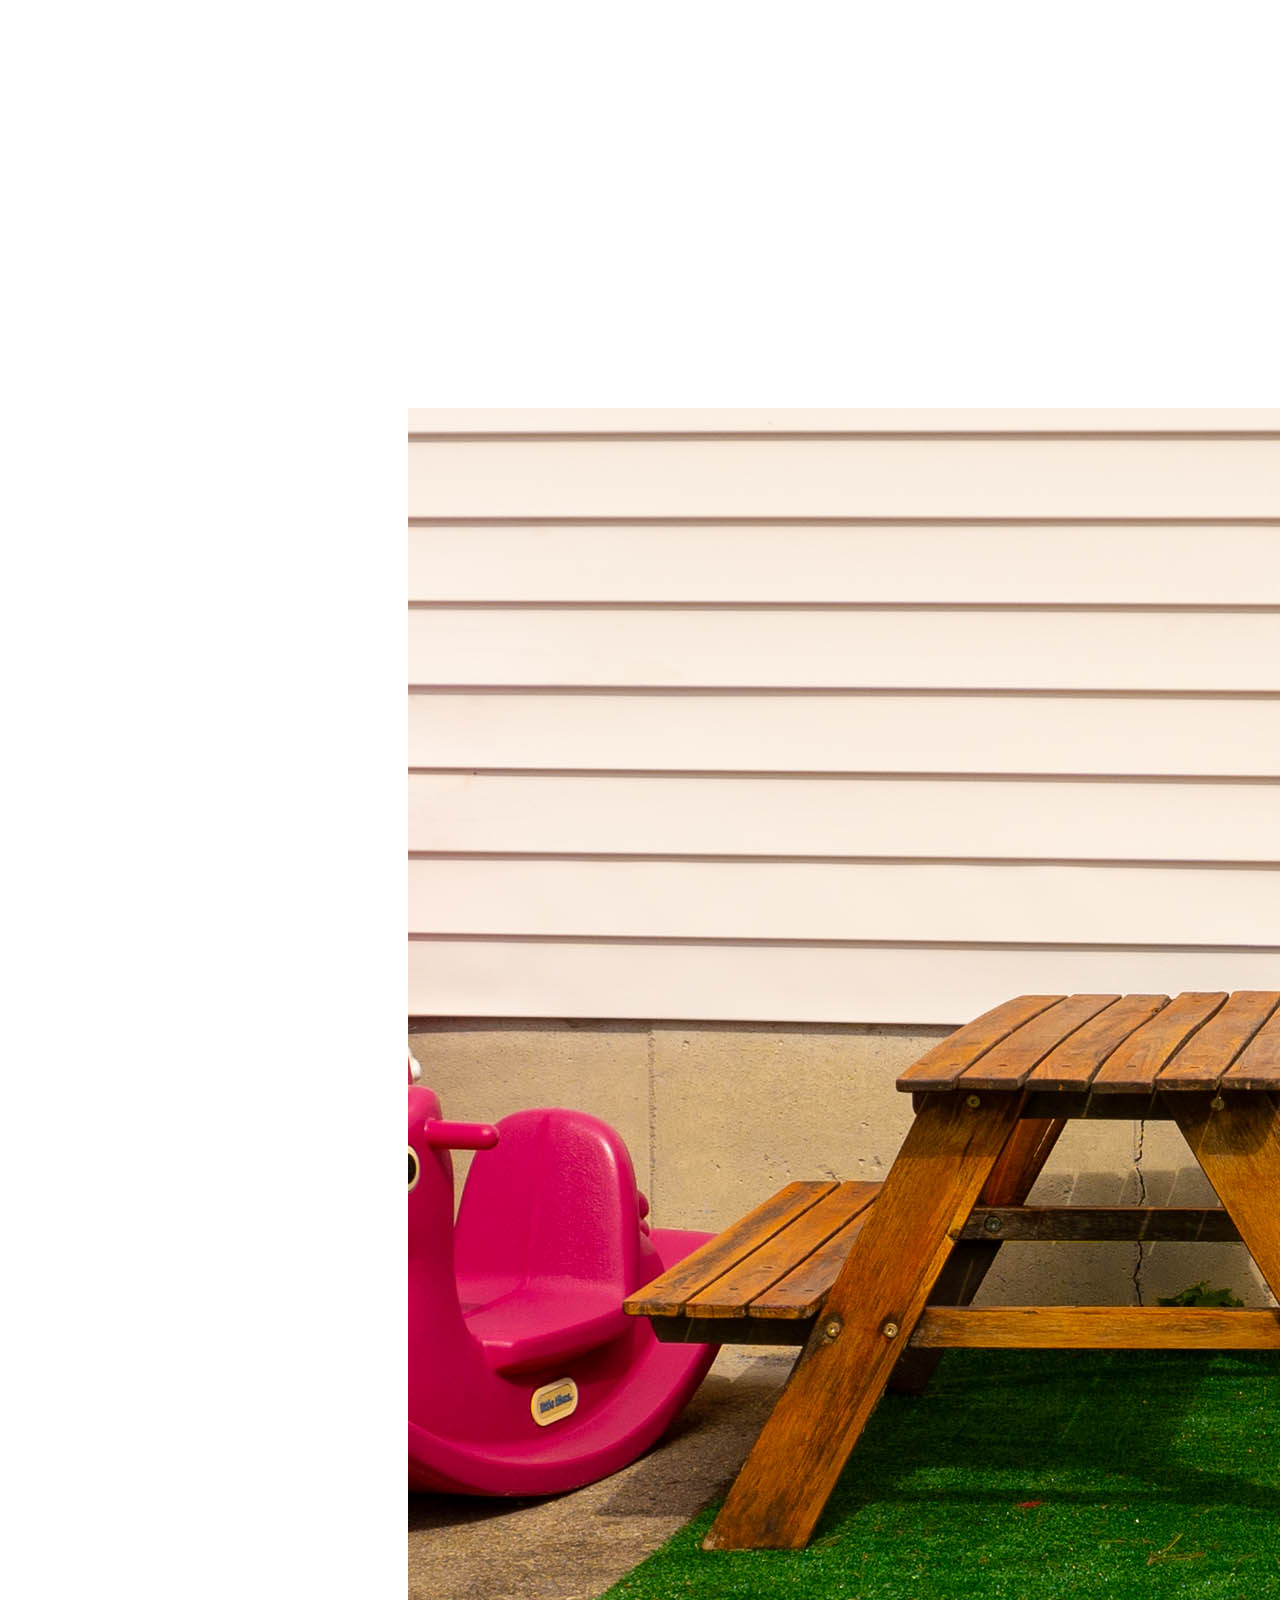
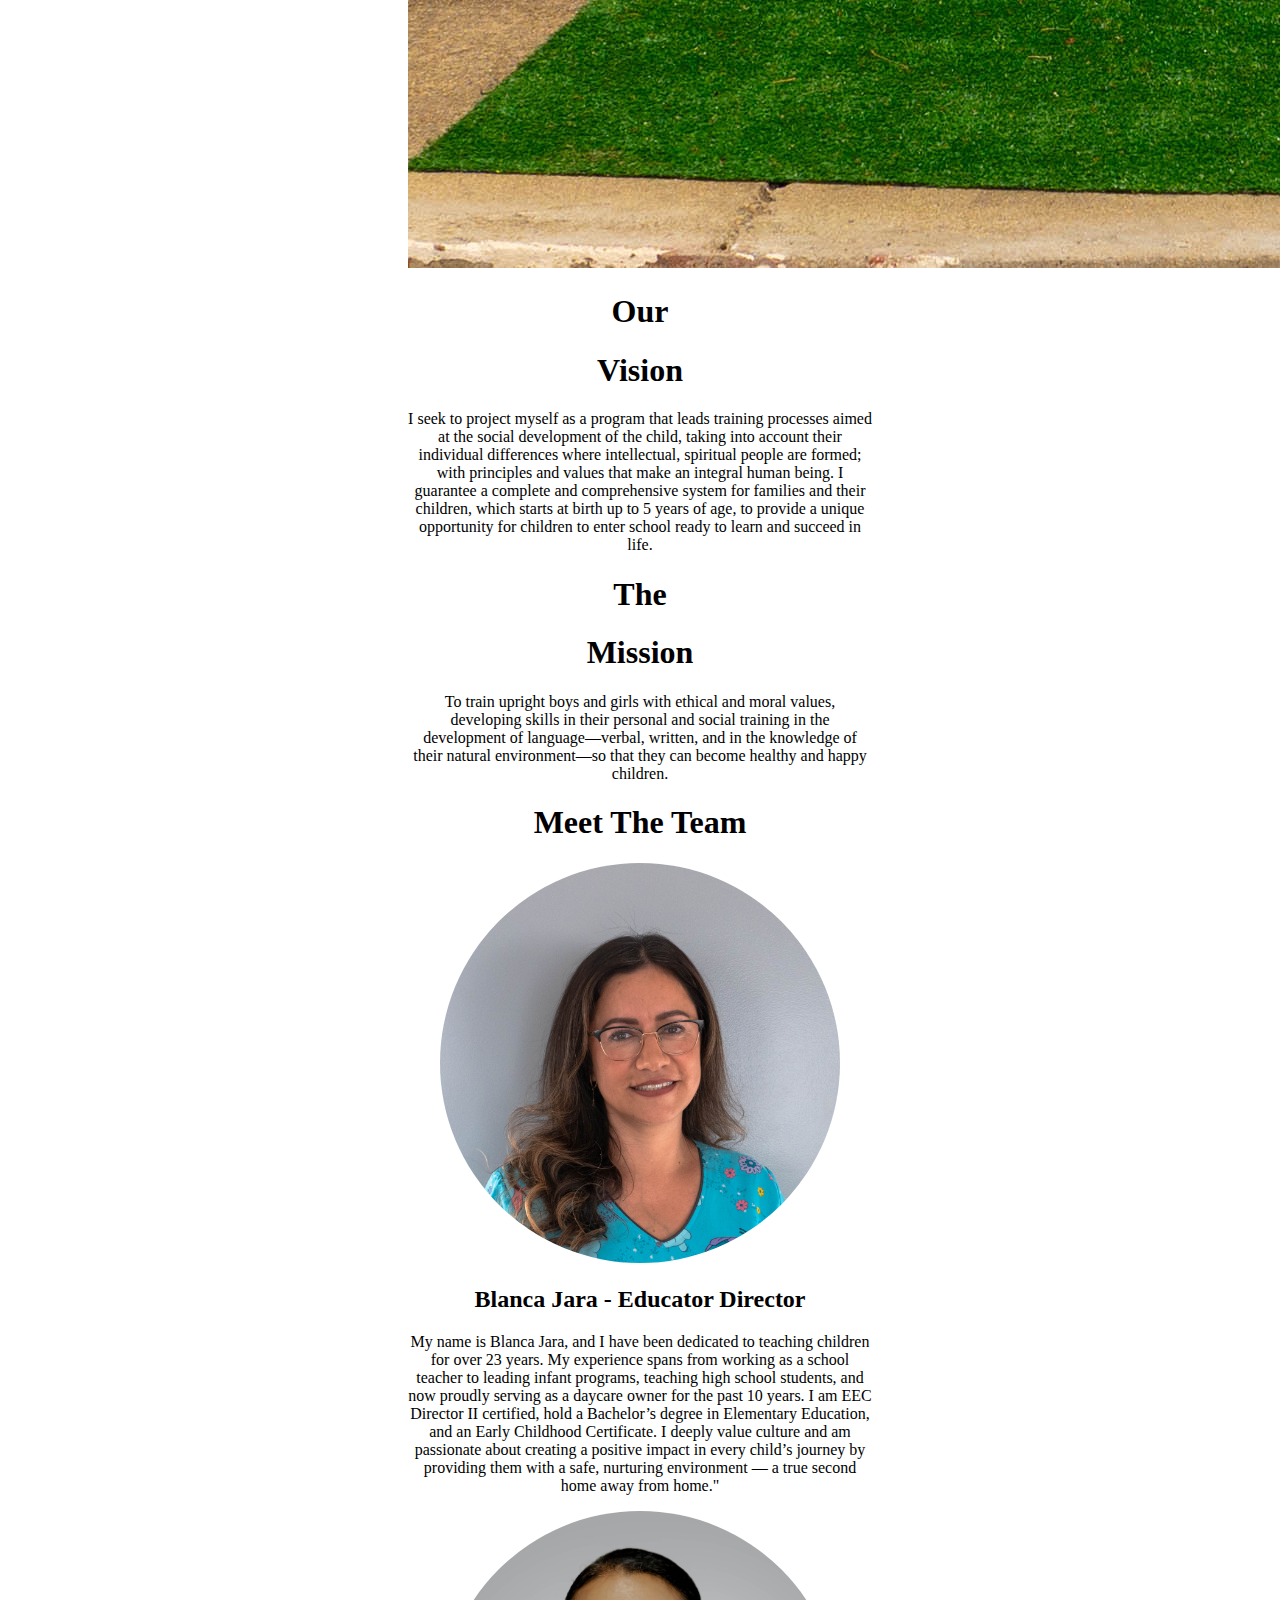
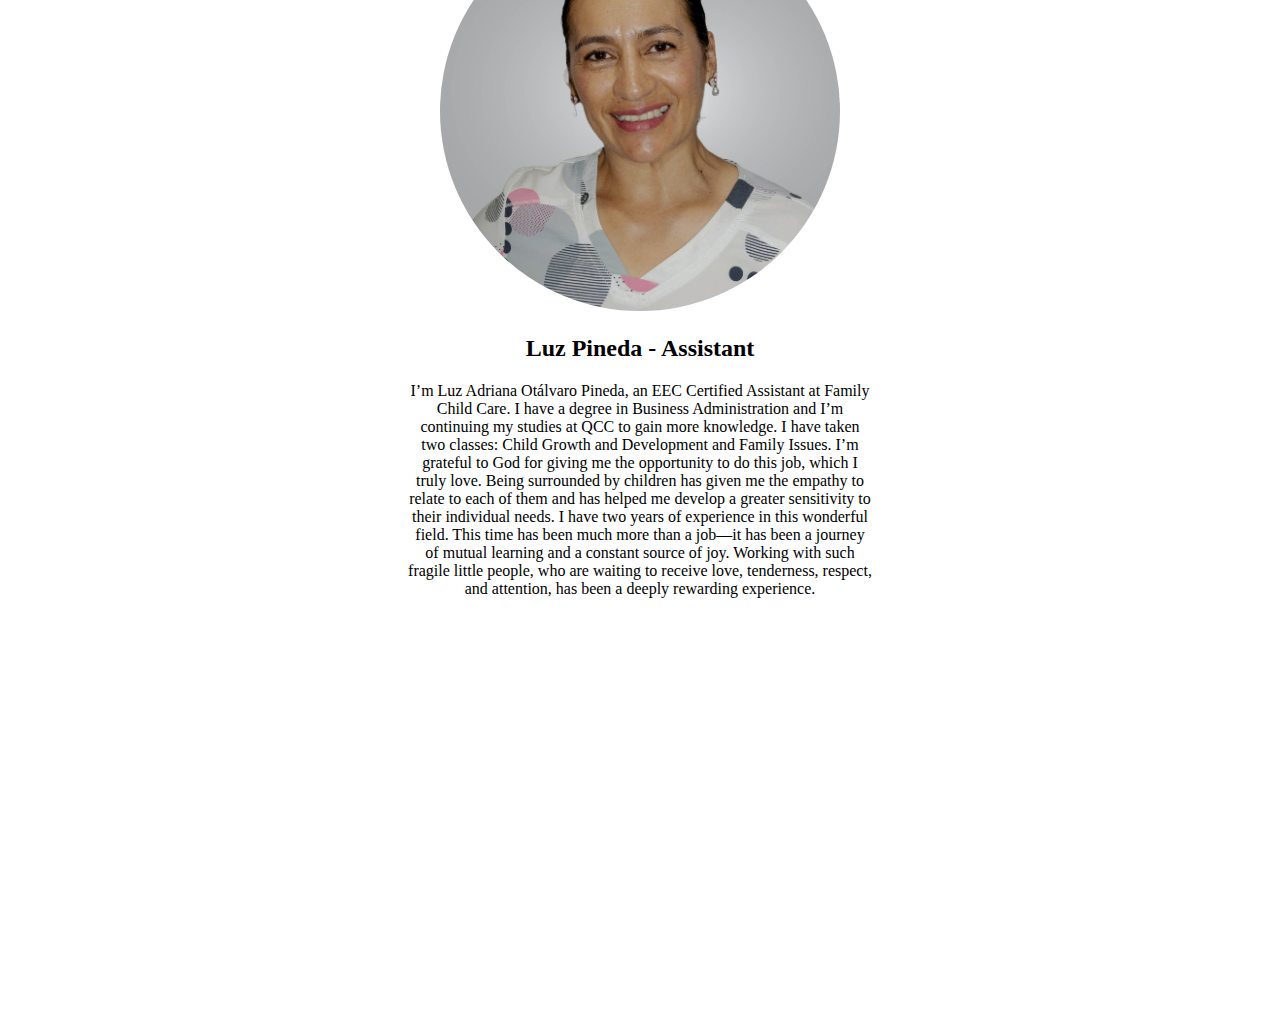
<file: pages/about.html>
<!DOCTYPE html>
<html lang="en">
<head>
    <meta charset="UTF-8">
    <meta name="viewport" content="width=device-width, initial-scale=1.0">
    <link rel="stylesheet" type="text/css" href="#" id="CssLink"/>
    <link rel="stylesheet" type="text/css" href="about.css"/>
    <script type="text/javascript" src="pages.js"></script>
    <link rel="stylesheet" href="https://cdnjs.cloudflare.com/ajax/libs/font-awesome/4.7.0/css/font-awesome.min.css">
    <title>About Us</title>
</head>

<body>
    <div class="header">
        <div id="navbar"></div>
    </div>

    <div class="content">

        <img class="cover-img" src="/assets/images/cover.jpg">
        
        <!-- <p>
            Our story began in 2015, caring for our own children — never imagining it would grow into something bigger. The joy we brought to the children, 
            and the kind words from other parents, inspired us to open our hearts and home to more families. By 2019, we had earned the trust of our community and expanded our space to 
            welcome even more little ones. Then came 2021 — a time when the pandemic and housing crisis made us fear everything we had worked for might slip away. But with perseverance, faith, 
            and the incredible support of a government grant, we turned our struggle into hope, moving into a larger home and creating the warm, welcoming daycare we had always dreamed of. Today, 
            every laugh, every smile, and every milestone reminds us why we never gave up.
        </p> -->
        <div class="title">
            <h1>
                Our 
            </h1>
            <h1 class="highlighted-word"> Vision</h1>
        </div>

        <p> I seek to project myself as a program that leads training processes aimed at the social development 
            of the child, taking into account their individual differences where intellectual, spiritual people are formed; 
            with principles and values that make an integral human being.
            I guarantee a complete and comprehensive system for families and their children, which starts at birth 
            up to 5 years of age, to provide a unique opportunity for children to enter school ready to learn and succeed in life.
        </p>

        <div class="title">
            <h1>
                The 
            </h1>
            <h1 class="highlighted-word"> Mission</h1>
        </div>
        <p>
            To train upright boys and girls with ethical and moral values, developing skills in their personal and social training in the development of 
            language—verbal, written, and in the knowledge of their natural environment—so that they can become healthy and happy children.
        </p>

        <h1>
            Meet The Team
        </h1>

        <div class="team-card">
            <img class="portrait" src="/assets/images/portrait_one.jpg">
            <div class="about-me">
                <h2>
                    Blanca Jara - Educator Director
                </h2>
                <p>
                    My name is Blanca Jara, and I have been dedicated to teaching children for over 23 years. My experience spans from working as a school teacher to leading infant programs, 
                    teaching high school students, and now proudly serving as a daycare owner for the past 10 years. I am EEC Director II certified, hold a Bachelor’s degree in Elementary 
                    Education, and an Early Childhood Certificate. I deeply value culture and am passionate about creating a positive impact in every child’s journey by providing them with 
                    a safe, nurturing environment — a true second home away from home."
                </p>
            </div>
        </div>
        <div class="team-card">
            <img class="portrait" src="/assets/images/portrait_two.jpg">
            <div class="about-me">
                <h2>
                    Luz Pineda - Assistant
                </h2>
                <p>
                    I’m Luz Adriana Otálvaro Pineda, an EEC Certified Assistant at Family Child Care. I have a degree in Business Administration and I’m continuing my studies at QCC to gain more knowledge. I have taken two classes: Child Growth and Development and Family Issues.
                    I’m grateful to God for giving me the opportunity to do this job, which I truly love. Being surrounded by children has given me the empathy to relate to each of them and has helped me develop a greater sensitivity to their individual needs.
                    I have two years of experience in this wonderful field. This time has been much more than a job—it has been a journey of mutual learning and a constant source of joy. Working with such fragile little people, who are waiting to receive love, tenderness, respect, and attention, has been a deeply rewarding experience.
                </p>
            </div>
        </div>

        <!-- <img class="portrait" src="https://images.unsplash.com/photo-1580489944761-15a19d654956?q=80&w=2561&auto=format&fit=crop&ixlib=rb-4.1.0&ixid=M3wxMjA3fDB8MHxwaG90by1wYWdlfHx8fGVufDB8fHx8fA%3D%3D">
        <h2>
            Person 2
        </h2>
        <p>
            "Lorem ipsum dolor sit amet, consectetur adipiscing elit, sed do eiusmod tempor incididunt ut l
            abore et dolore magna aliqua. Ut enim ad minim veniam, quis nostrud exercitation ullamco laboris 
            nisi ut aliquip ex ea commodo consequat. Duis aute irure dolor in reprehenderit in 
            voluptate velit esse cillum dolore eu fugiat nulla pariatur. Excepteur sint occaecat cupidatat 
            non proident, sunt in culpa qui officia deserunt mollit anim id est laborum."
        </p> -->
    </div>
    <footer id="footer"></footer>
</body>

</html>
</file>
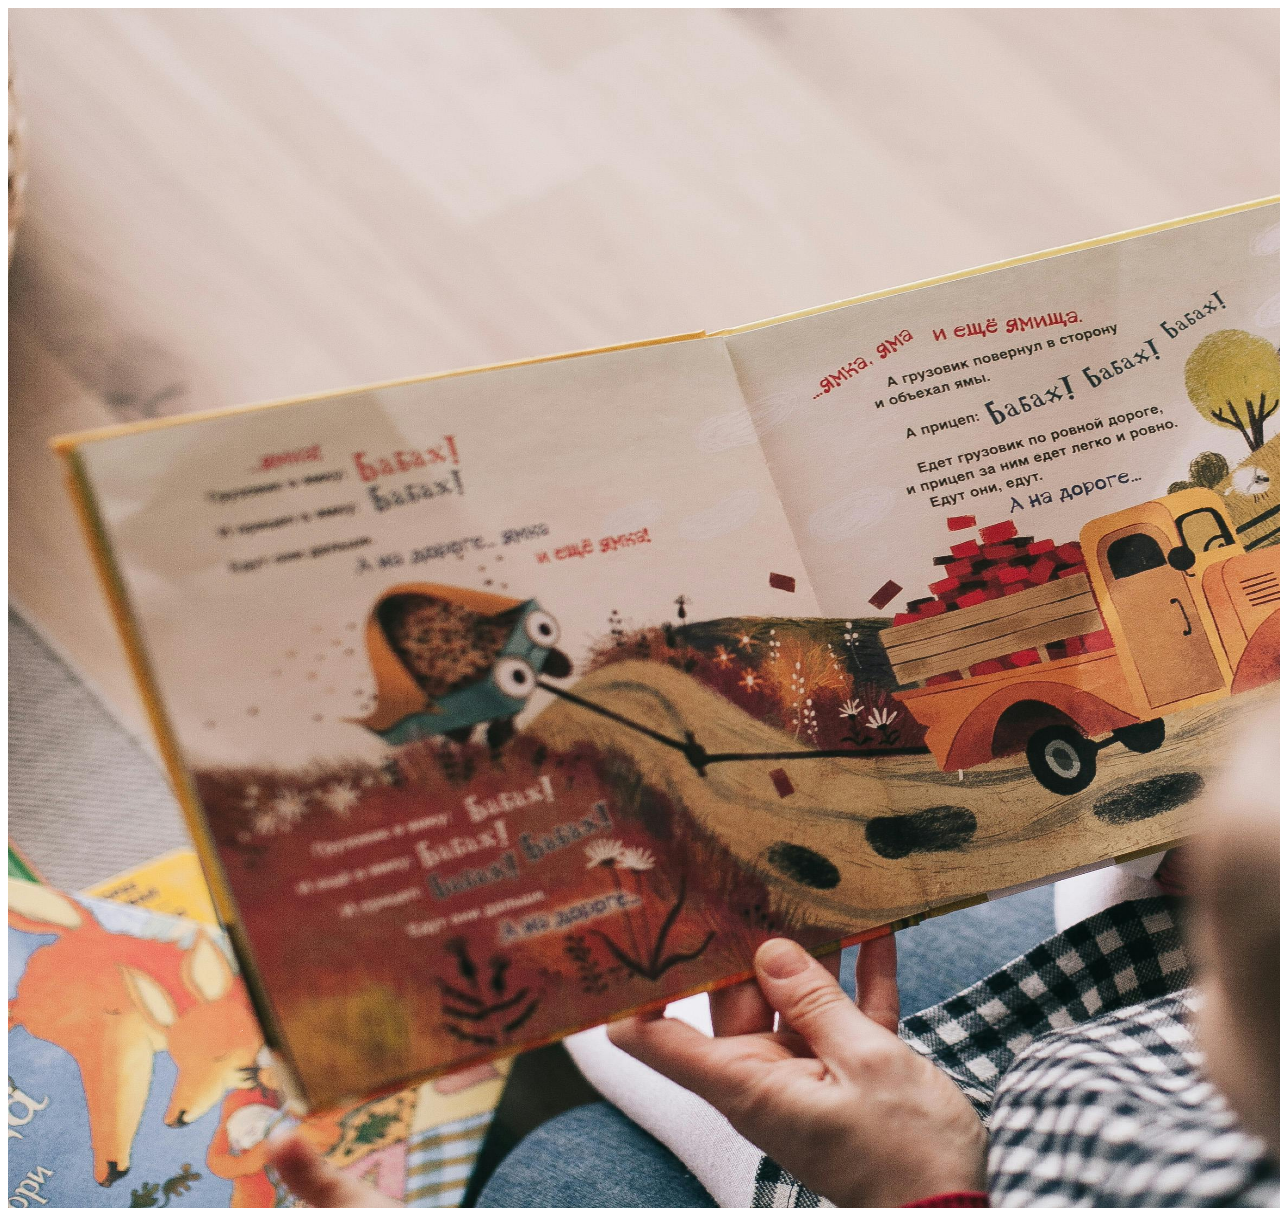
<file: pages/curriculum.html>
<!DOCTYPE html>
<html lang="en">
<head>
    <meta charset="UTF-8">
    <meta name="viewport" content="width=device-width, initial-scale=1.0">
    <link rel="stylesheet" type="text/css" href="#" id="CssLink" />
    <script type="text/javascript" src="pages.js"></script>
    <title>Curriculum</title>
</head>

<body>
    <div class="header">
        <div id="navbar"></div>
    </div>

    <img src="../assets/images/kidsBooks.jpg" width="2100px" height="1200px">

    <footer id="footer"></footer>
</body>

</html>
</file>
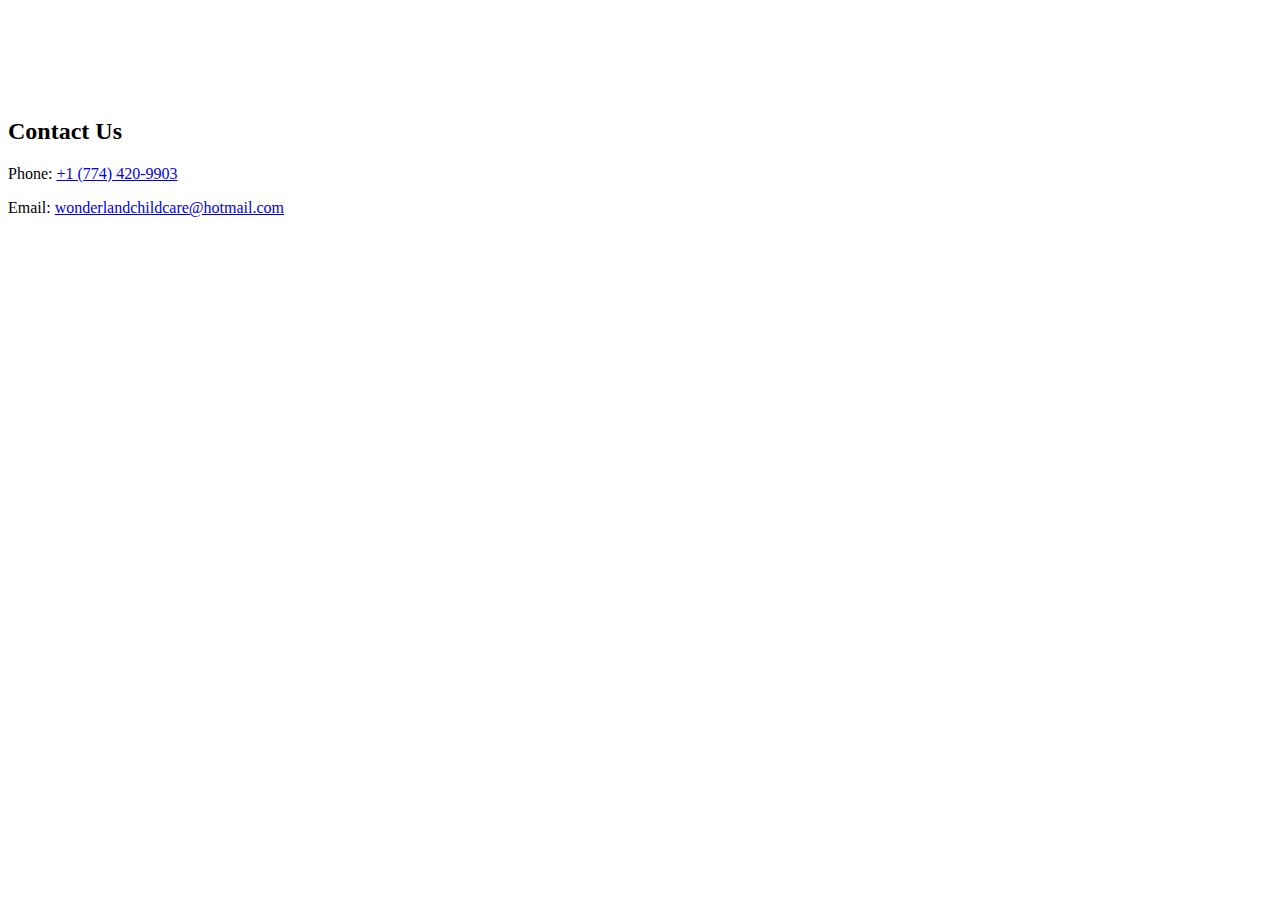
<file: pages/enrollment.html>
<!DOCTYPE html>
<html lang="en">
<head>
    <meta charset="UTF-8">
    <meta name="viewport" content="width=device-width, initial-scale=1.0">
    <link rel="stylesheet" type="text/css" href="#" id="CssLink" />
    <link rel="stylesheet" type="text/css" href="enrollment.css"/>
    <script type="text/javascript" src="pages.js"></script>
    <script></script>
    <title>Enrollment</title>
</head>

<body>
    <div class="header">
        <div id="navbar"></div>
    </div>

    <div class="contact">
        <h2>Contact Us</h2>
        <p>Phone: <a href="tel:+17744209903">+1 (774) 420-9903</a></p>
        <p>Email: <a href="mailto:wonderlandchildcare@hotmail.com">wonderlandchildcare@hotmail.com</a></p>
    </div>

    <footer id="footer"></footer>
</body>

</html>
</file>
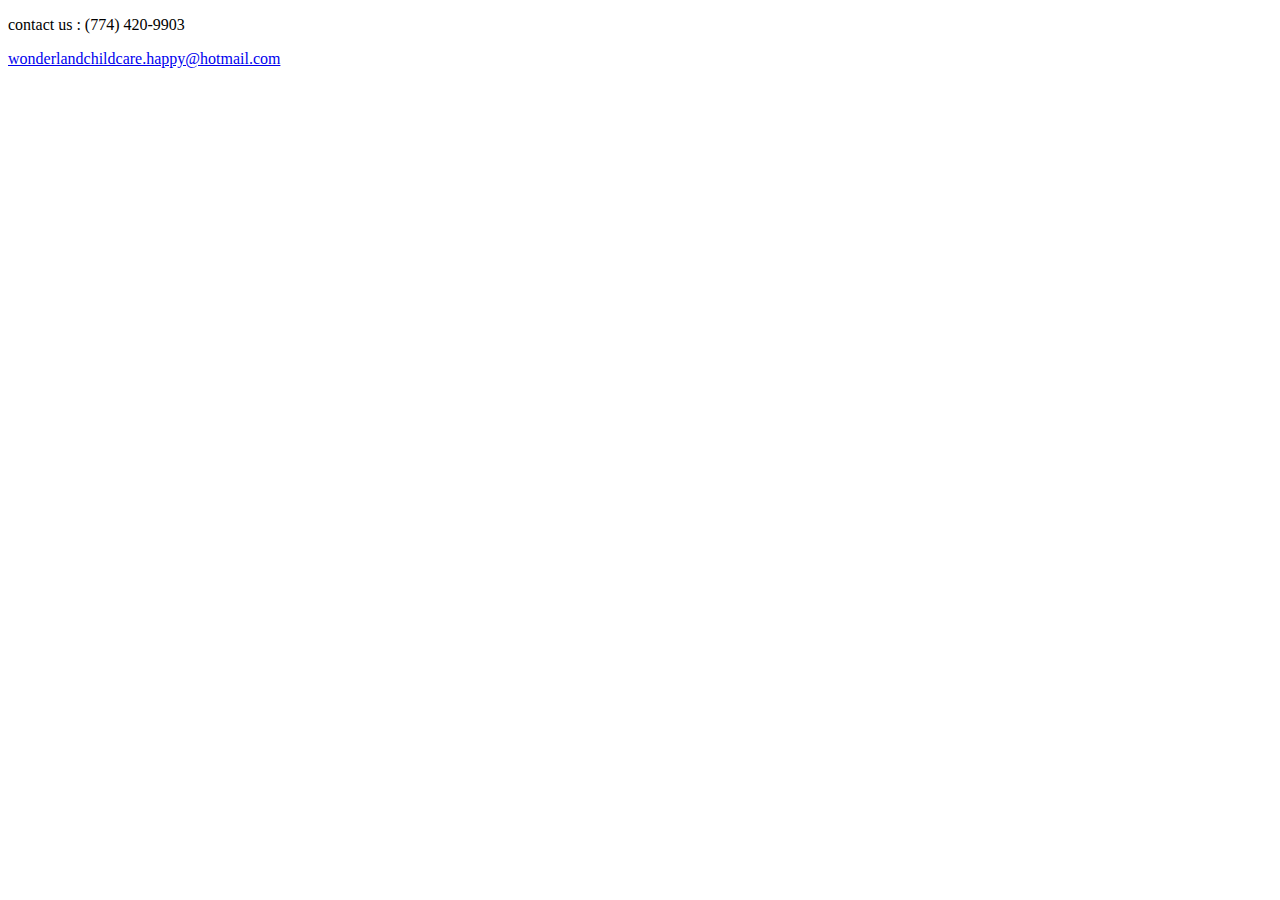
<file: assets/components/footer.html>
<!DOCTYPE html>
<html lang="en">
<head>
    <meta charset="UTF-8">
    <meta name="viewport" content="width=device-width, initial-scale=1.0">

    <title>footer</title>
</head>
<body>
    <footer class="site-footer">
        <div class="contact-info">
            <p>contact us : (774) 420-9903<p>
            <a href="mailto:wonderlandchildcare.happy@hotmail.com"> wonderlandchildcare.happy@hotmail.com </a>
        </div>
        <div class="social-links">
            <a href="#" class="fa fa-facebook"></a>
            <a href="#" class="fa fa-instagram"></a>
            <a href="#" class="fa fa-youtube"></a>
        </div>
        
    </footer>
</body>
</html>
</file>
<file: pages/about.css>
.portrait {
    width: 400px;
    height: 400px;
    border-radius: 80%;
}

.content {
    text-align: center;
    padding: 20px;
}

.p {
    padding: 20px;
}

/* FOR PC USERS */
@media only screen and (min-width: 600px) {
    .content {
        text-align: center;
        padding: 400px;
    }
}
</file>
<file: pages/enrollment.css>
.contact {
    padding-top: 10vh;
}
</file>
